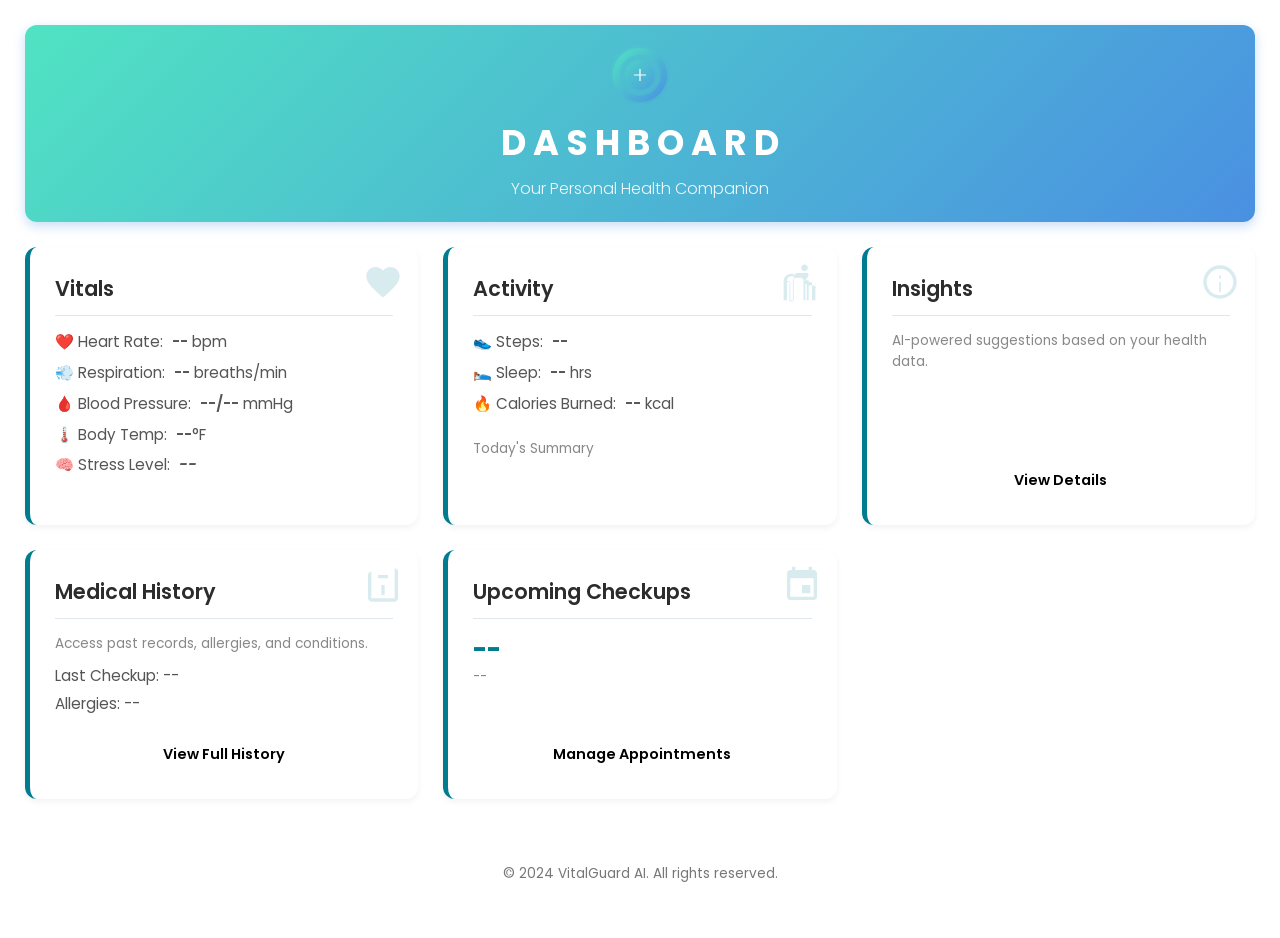
<file: dashboard.html>
<!DOCTYPE html>
<html lang="en">
<head>
    <meta charset="UTF-8">
    <meta name="viewport" content="width=device-width, initial-scale=1.0">
    <title>VitalGuard AI Health Dashboard</title>
    <link rel="preconnect" href="https://fonts.googleapis.com">
    <link rel="preconnect" href="https://fonts.gstatic.com" crossorigin>
    <link href="https://fonts.googleapis.com/css2?family=Poppins:wght@300;400;600;700&display=swap" rel="stylesheet">
    <style>
        :root {
            --primary: #007C91;
      --secondary: #38B6FF;
      --accent: #A3E635;
      --alert: #FF5C5C;
      --bg: #FAFAFA;
      --text: #2C2C2C;
      --card-bg: #ffffff;
    --text-light: #555;
    --text-accent: #4A90E2;
    --border-color: #e0e6ed;
    --shadow-light: rgba(0, 0, 0, 0.05);
    --shadow-medium: rgba(0, 0, 0, 0.1);
    --gradient-start: #50E3C2;
    --gradient-end: #4A90E2;

    /* New Widget Colors */
    --vitals-color: #007C91; /* Pink/Red */
    --activity-color: #007C91; /* Orange */
    --lifestyle-color: #007C91; /* Green */
    --insights-color: #007C91; /* Blue */
    --history-color:#007C91; /* Deep Purple */
    --checkups-color: ##007C91; /* Cyan */

}

body {
    font-family: 'Poppins', sans-serif;
    margin: 0;
    background-color: var(--bg-color);
    color: var(--text-dark);
    line-height: 1.6;
}

/* Loading Overlay Styles */
#loading-overlay {
    position: fixed;
    inset: 0;
    background-color: rgba(245, 247, 250, 0.85); /* Semi-transparent background */
    display: flex;
    flex-direction: column;
    justify-content: center;
    align-items: center;
    z-index: 1000;
    transition: opacity 0.3s ease-out;
}

#loading-overlay.hidden {
    opacity: 0;
    pointer-events: none; /* Allow clicks through when hidden */
}

.loader {
    border: 5px solid var(--border-color); /* Light grey border */
    border-top: 5px solid var(primary); /* Blue spinner part */
    border-radius: 50%;
    width: 50px;
    height: 50px;
    animation: spin 1s linear infinite;
    margin-bottom: 15px;
}

#loading-overlay p {
    font-weight: 600;
    color: var(--text);
}

@keyframes spin {
    0% { transform: rotate(0deg); }
    100% { transform: rotate(360deg); }
}

.dashboard-container {
    display: grid;
    grid-template-areas:
        "header header"
        "main   main"
        "footer footer";
    grid-template-rows: auto 1fr auto;
    min-height: 100vh;
    gap: 25px; /* Increased gap */
    padding: 25px; /* Increased padding */
    box-sizing: border-box;
}

.dashboard-header {
    grid-area: header;
    background: linear-gradient(135deg, var(--gradient-start), var(--gradient-end));
    padding: 20px 40px; /* Increased padding */
    border-radius: 12px; /* Smoother radius */
    box-shadow: 0 4px 12px rgba(74, 144, 226, 0.3); /* Softer shadow */
    text-align: center;
    display: flex;
    flex-direction: column;
    align-items: center;
    justify-content: center;
    color: white;
}

.logo-icon {
    width: 60px;
    height: 60px;
    margin-bottom: 10px;
}

.dashboard-header h1 {
    margin: 0 0 5px 0;
    font-weight: 700;
    font-size: 2.2em; /* Larger title */
}

.dashboard-header .subtitle {
    margin: 0;
    font-weight: 300;
    font-size: 1em;
    opacity: 0.9;
}

.dashboard-main {
    grid-area: main;
    display: grid;
    /* Adjust grid columns for 6 items */
    grid-template-columns: repeat(auto-fit, minmax(300px, 1fr)); /* Default: 3 columns on large screens */
    gap: 25px; /* Increased gap */
}

.widget {
    background-color: var(--widget-bg);
    padding: 25px; /* Increased padding */
    border-radius: 12px; /* Smoother radius */
    box-shadow: 0 3px 6px var(--shadow-light);
    transition: transform 0.3s ease, box-shadow 0.3s ease;
    border-left: 5px solid transparent; /* Add space for colored border */
    display: flex;
    flex-direction: column;
    position: relative; /* For icon positioning */
    overflow: hidden; /* Hide overflow */
}

.widget:hover {
    transform: translateY(-6px) scale(1.02); /* More pronounced hover */
    box-shadow: 0 6px 12px var(--shadow-medium);
}

/* Assigning border colors to new widgets */
.widget-vitals { border-left-color: var(--vitals-color); }
.widget-activity { border-left-color: var(--activity-color); }
.widget-lifestyle { border-left-color: var(--lifestyle-color); }
.widget-insights { border-left-color: var(--insights-color); }
.widget-history { border-left-color: var(--history-color); }
.widget-checkups { border-left-color: var(--checkups-color); }

.widget-icon {
    position: absolute;
    top: 15px;
    right: 15px;
    font-size: 1.8em; /* Larger icons */
    opacity: 0.15; /* Subtle icon */
    color: var(--text-accent); /* Use text accent color */
}
.widget-icon svg {
    width: 40px;
    height: 40px;
}

/* Specific Icon Colors - Match border */
.widget-vitals .widget-icon { color: var(--vitals-color); }
.widget-activity .widget-icon { color: var(--activity-color); }
.widget-lifestyle .widget-icon { color: var(--lifestyle-color); }
.widget-insights .widget-icon { color: var(--insights-color); }
.widget-history .widget-icon { color: var(--history-color); }
.widget-checkups .widget-icon { color: var(--checkups-color); }

.widget h2 {
    margin-top: 0;
    margin-bottom: 15px; /* More space */
    color: var(--text-dark); /* Use dark text color */
    border-bottom: 1px solid var(--border-color);
    padding-bottom: 10px;
    font-size: 1.3em; /* Slightly larger */
    font-weight: 600;
}

/* Styling for lists within widgets */
.widget h2{
    color: var(--text);
}
.widget-checkups{
    color: #007C91;
}
.widget-list {
    list-style: none;
    padding: 0;
    margin: 0 0 15px 0; /* Add some bottom margin */
    font-size: 0.95em;
    color: var(--text-light);
}
.widget-list li {
    margin-bottom: 8px; /* Space between list items */
    line-height: 1.5;
}
.widget-list li .data {
    font-weight: 600;
    color: var(--text-dark);
    margin-left: 5px;
}
.widget-list li .data-text {
    font-style: italic;
}

.widget-list.simple-list li {
    margin-bottom: 5px;
}

.widget p {
    font-size: 0.95em; /* Slightly larger */
    line-height: 1.5;
    color: var(--text-light); /* Use light text color */
    margin-bottom: 5px; /* Adjust spacing */
    margin-top: 0;
}

.widget .widget-data {
    font-size: 1.6em; /* Slightly adjusted data display */
    font-weight: 700;
    color: var(--text-dark); /* Darker color for data */
    margin-bottom: 2px; /* Reduced margin */
    line-height: 1.2;
}
.widget .widget-data .unit {
    font-size: 0.5em; /* Smaller unit text */
    font-weight: 400;
    color: var(--text-light);
    margin-left: 5px;
}
.widget .widget-subtext {
    font-size: 0.85em;
    color: #888; /* Grey subtext */
    margin-top: 0;
    margin-bottom: 10px; /* Ensure space below subtext */
}

/* Button and Link Styles */
.widget-button, .widget-link {
    display: inline-block;
    margin-top: auto; /* Push to bottom */
    padding: 8px 15px;
    border-radius: 6px;
    text-decoration: none;
    font-weight: 600;
    text-align: center;
    cursor: pointer;
    transition: background-color 0.2s ease, color 0.2s ease, box-shadow 0.2s ease;
}

.widget-button {
    background-color: var(--primary-color);
    color: white;
    border: none;
    font-size: 0.9em;
}
.widget-button:hover {
    background-color: darken(var(--primary-color), 10%);
    box-shadow: 0 2px 4px rgba(0,0,0,0.1);
}

.widget-link {
    color: var(--primary-color);
    font-size: 0.9em;
    background-color: transparent;
}
.widget-link:hover {
    text-decoration: underline;
    color: darken(var(--primary-color), 15%);
}

/* Specific widget adjustments */
.widget-lifestyle {
    background: linear-gradient(135deg, var(--lifestyle-color) 0%, lighten(var(--lifestyle-color), 15%) 100%);
    color: white;
}
.widget-lifestyle h2, .widget-lifestyle .widget-subtext, .widget-lifestyle .widget-icon {
    color: (--primary-color);
    opacity: 1;
}
.widget-lifestyle h2 {
    border-bottom-color: rgba(255, 255, 255, 0.3);
}
.widget-lifestyle {
    background-color: white;
    color: var(--lifestyle-color);
}

.widget-button{
    background-color: var(white);
    border-color: var(--primary);
    color: var(--text);
}
.widget-lifestyle .widget-button:hover {
    background-color: rgba(255, 255, 255, 0.9);
    box-shadow: 0 2px 4px rgba(0,0,0,0.2);
}

.dashboard-footer {
    grid-area: footer;
    text-align: center;
    padding: 15px; /* Increased padding */
    font-size: 0.85em;
    color: #777;
    margin-top: 10px; /* Add some space above footer */
}

/* Responsive adjustments */
@media (max-width: 1200px) {
    .dashboard-main {
        grid-template-columns: repeat(auto-fit, minmax(280px, 1fr)); /* Allow smaller items */
    }
}

@media (max-width: 992px) {
    .dashboard-main {
        grid-template-columns: repeat(2, 1fr); /* 2 columns on medium screens */
    }
}

@media (max-width: 768px) {
    .dashboard-main {
        grid-template-columns: 1fr; /* Stack widgets */
    }
    .dashboard-container {
        padding: 15px;
        gap: 15px;
    }
    .widget {
        padding: 20px;
    }
    .dashboard-header {
        padding: 15px 20px;
    }
    .dashboard-header h1 {
        font-size: 1.8em;
    }
    .widget .widget-data {
        font-size: 1.5em; /* Adjusted size for mobile */
    }
}

@media (max-width: 480px) {
    body {
        font-size: 15px; /* Slightly smaller base font on mobile */
    }
    .dashboard-header h1 {
        font-size: 1.6em;
    }
    .dashboard-header .subtitle {
        font-size: 0.9em;
    }
    .widget h2 {
        font-size: 1.1em;
    }
    .widget .widget-data {
        font-size: 1.4em; /* Further adjusted size */
    }
    .widget-list {
        font-size: 0.9em;
    }
}
    </style>
</head>
<body>
   
    <div class="dashboard-container">
        <header class="dashboard-header">
             <svg class="logo-icon" viewBox="0 0 100 100" xmlns="http://www.w3.org/2000/svg">
                <defs>
                    <linearGradient id="logoGradient" x1="0%" y1="0%" x2="100%" y2="100%">
                        <stop offset="0%" style="stop-color:#50E3C2;stop-opacity:1" />
                        <stop offset="100%" style="stop-color:#4A90E2;stop-opacity:1" />
                    </linearGradient>
                     <filter id="glow" x="-50%" y="-50%" width="200%" height="200%">
                        <feGaussianBlur stdDeviation="3.5" result="coloredBlur"/>
                        <feMerge>
                            <feMergeNode in="coloredBlur"/>
                            <feMergeNode in="SourceGraphic"/>
                        </feMerge>
                    </filter>
                </defs>
                 <path fill="url(#logoGradient)" filter="url(#glow)" d="M50,5 C74.85,5 95,25.15 95,50 C95,74.85 74.85,95 50,95 C25.15,95 5,74.85 5,50 C5,25.15 25.15,5 50,5 Z M50,15 C30.67,15 15,30.67 15,50 C15,69.33 30.67,85 50,85 C69.33,85 85,69.33 85,50 C85,30.67 69.33,15 50,15 Z M50,25 C63.81,25 75,36.19 75,50 C75,63.81 63.81,75 50,75 C36.19,75 25,63.81 25,50 C25,36.19 36.19,25 50,25 Z M50,40 L50,60 M40,50 L60,50"/>
                 <path stroke="#FFFFFF" stroke-width="2" fill="none" d="M50,40 L50,60 M40,50 L60,50"/>
            </svg>
            <h1>D A S H B O A R D</h1>
            <p class="subtitle">Your Personal Health Companion</p>
        </header>
        <main class="dashboard-main">
            <!-- Widget 1: Vitals -->
    
            <div class="widget widget-vitals">
                <div class="widget-icon">
                     <svg xmlns="http://www.w3.org/2000/svg" viewBox="0 0 24 24" fill="currentColor"><path d="M12 21.35l-1.45-1.32C5.4 15.36 2 12.28 2 8.5 2 5.42 4.42 3 7.5 3c1.74 0 3.41.81 4.5 2.09C13.09 3.81 14.76 3 16.5 3 19.58 3 22 5.42 22 8.5c0 3.78-3.4 6.86-8.55 11.54L12 21.35z"/></svg>
                </div>
                <h2>Vitals</h2>
                <ul class="widget-list">
                    <li>❤️ Heart Rate: <span class="data" id="heart-rate">--</span> bpm</li>
                    <li>💨 Respiration: <span class="data" id="respiration">--</span> breaths/min</li>
                    <li>🩸 Blood Pressure: <span class="data" id="blood-pressure">--/--</span> mmHg</li>
                    <li>🌡️ Body Temp: <span class="data" id="body-temp">--</span>°F</li>
                    <li>🧠 Stress Level: <span class="data data-text" id="stress-level">--</span></li>
                </ul>
            </div>
            
            <!-- Widget 2: Activity -->
            
            <div class="widget widget-activity">
                 <div class="widget-icon">
                    <svg xmlns="http://www.w3.org/2000/svg" viewBox="0 0 24 24" fill="currentColor"><path d="M13.5 5.5c1.1 0 2-.9 2-2s-.9-2-2-2-2 .9-2 2 .9 2 2 2zm6.5 7V23h-2V12.5c0-.28-.22-.5-.5-.5h-1c-.28 0-.5.22-.5.5V23h-2V11.5c0-.28-.22-.5-.5-.5H16v12h-2V10.65c.8-.53 1.45-1.37 1.78-2.37l.13-.39c.1-.31.04-.66-.17-.91s-.52-.4-.84-.4H9.5c-1.38 0-2.5 1.12-2.5 2.5V23H5V12.5c0-.28-.22-.5-.5-.5h-1c-.28 0-.5.22-.5.5V23H1V11.5C1 9.01 2.99 7 5.5 7H7v1.5H5.5C4.12 8.5 3 9.62 3 11v.5h1.5v12h2V11c0-.83.67-1.5 1.5-1.5h3.15c.35 0 .68.11.96.32.48.35.79.91.79 1.49V23h2v-9.5c0-.28-.22-.5-.5-.5h-1c-.28 0-.5.22-.5.5V23h2v-6.5c0-1.38 1.12-2.5 2.5-2.5h.5c1.38 0 2.5 1.12 2.5 2.5z"/></svg>
                 </div>
                <h2>Activity</h2>
                 <ul class="widget-list">
                    <li>👟 Steps: <span class="data" id="steps">--</span></li>
                    <li>🛌 Sleep: <span class="data" id="sleep">--</span> hrs</li>
                    <li>🔥 Calories Burned: <span class="data" id="calories">--</span> kcal</li>
                </ul>
                 <p class="widget-subtext">Today's Summary</p>
            </div>
            
             <!-- Widget 3: Lifestyle Plan -->
            
           
             <!-- Widget 4: Insights -->
            
            <div class="widget widget-insights">
                 <div class="widget-icon">
                    <svg xmlns="http://www.w3.org/2000/svg" viewBox="0 0 24 24" fill="currentColor"><path d="M12 2C6.48 2 2 6.48 2 12s4.48 10 10 10 10-4.48 10-10S17.52 2 12 2zm0 18c-4.41 0-8-3.59-8-8s3.59-8 8-8 8 3.59 8 8-3.59 8-8 8zm-.5-12h1v2h-1v-2zm0 4h1v6h-1v-6z"/></svg>
                 </div>
                <h2>Insights</h2>
                <p class="widget-subtext" id="insight-text">AI-powered suggestions based on your health data.</p>
                <a href="#" class="widget-link">View Details</a>
            </div>
             
            <!-- Widget 5: Medical History -->
         
            <div class="widget widget-history">
                 <div class="widget-icon">
                    <svg xmlns="http://www.w3.org/2000/svg" viewBox="0 0 24 24" fill="currentColor"><path d="M13 14h-2v-2h2v2zm2-8H9v2h6V6zm4-2H5c-1.1 0-2 .9-2 2v14c0 1.1.9 2 2 2h14c1.1 0 2-.9 2-2V4c0-1.1-.9-2-2-2zm0 16H5V4h14v14zM11 18h2v-4h-2v4z"/></svg>
                 </div>
                <h2>Medical History</h2>
                <p class="widget-subtext">Access past records, allergies, and conditions.</p>
                 <ul class="widget-list simple-list">
                     <li>Last Checkup: <span id="last-checkup">--</span></li>
                     <li>Allergies: <span id="allergies">--</span></li>
                 </ul>
                 <a href="#" class="widget-link">View Full History</a>
            </div>
            
            <!-- Widget 6: Upcoming Checkups -->
            
            <div class="widget widget-checkups">
                 <div class="widget-icon">
                    <svg xmlns="http://www.w3.org/2000/svg" viewBox="0 0 24 24" fill="currentColor"><path d="M17 12h-5v5h5v-5zM16 1v2H8V1H6v2H5c-1.11 0-1.99.9-1.99 2L3 19c0 1.1.89 2 2 2h14c1.1 0 2-.9 2-2V5c0-1.1-.9-2-2-2h-1V1h-2zm3 18H5V8h14v11z"/></svg>
                 </div>
                <h2>Upcoming Checkups</h2>
                <p class="widget-data" id="upcoming-doctor">--</p>
                <p class="widget-subtext" id="upcoming-date">--</p>
                <a href="#" class="widget-link " style="color: black;">Manage Appointments</a>
            </div>
        </main>
        <footer class="dashboard-footer">
            <p>&copy; 2024 VitalGuard AI. All rights reserved.</p>
        </footer>
    </div>
    <script src="script.js"></script>
</body>
</html>
</file>
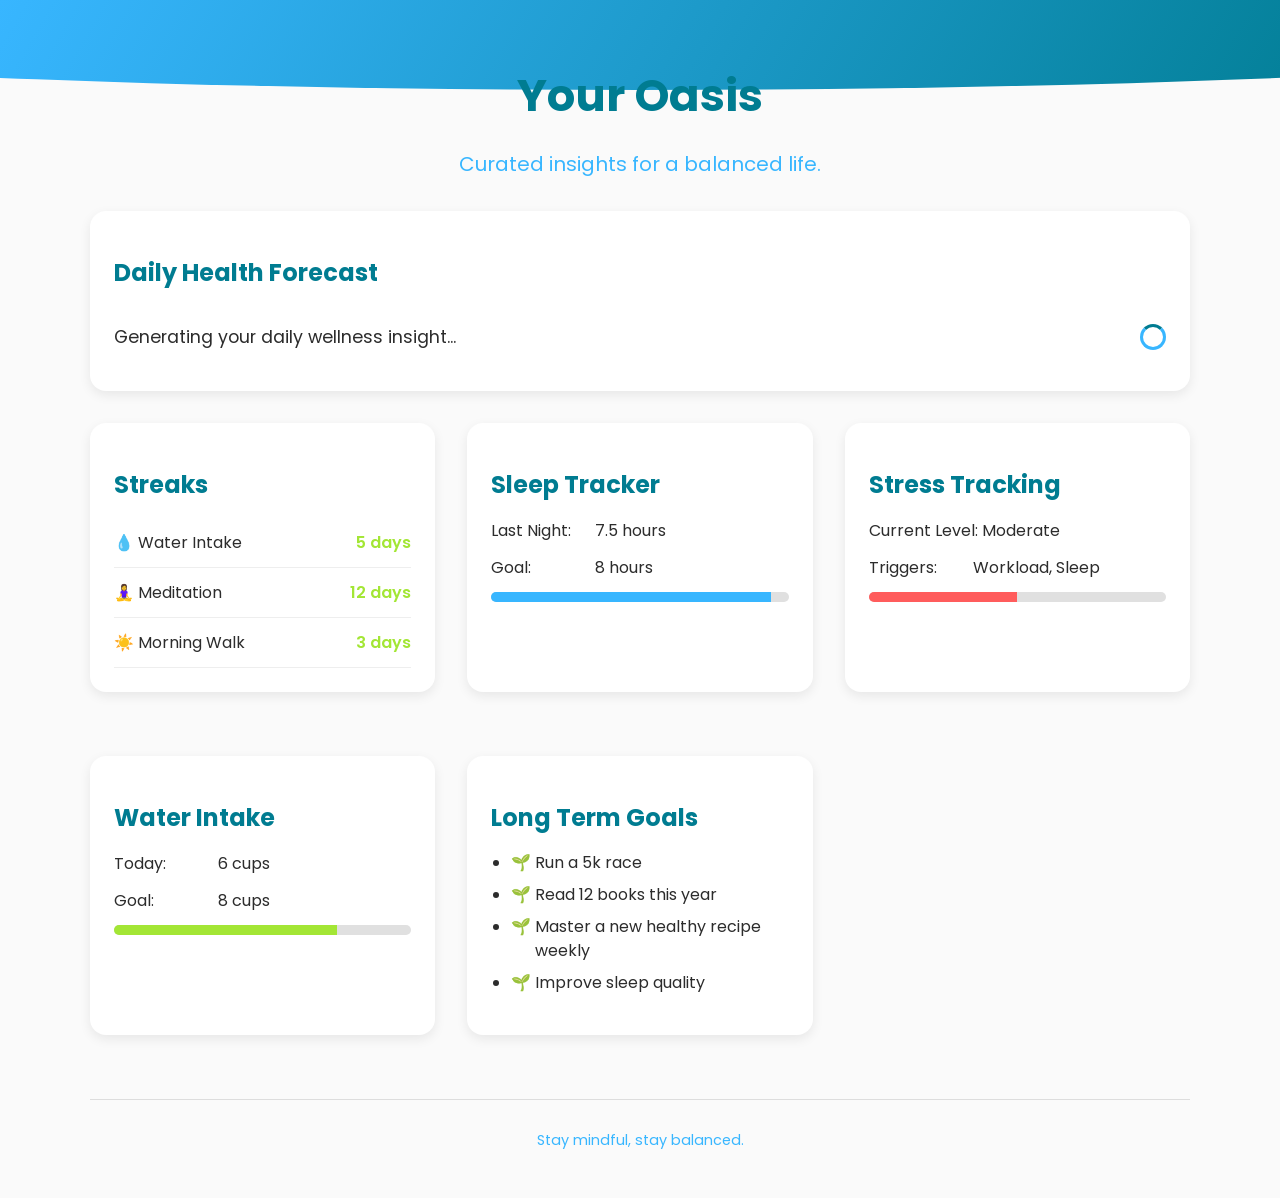
<file: insights.html>
<!DOCTYPE html>
<html lang="en">
<head>
  <meta charset="UTF-8" />
  <meta name="viewport" content="width=device-width, initial-scale=1.0"/>
  <title>Aesthetic Lifestyle AI</title>
  <link rel="preconnect" href="https://fonts.googleapis.com"/>
  <link rel="preconnect" href="https://fonts.gstatic.com" crossorigin/>
  <link href="https://fonts.googleapis.com/css2?family=Poppins:wght@300;400;600&display=swap" rel="stylesheet"/>
  <style>
    :root {
      --primary: #007C91;
      --secondary: #38B6FF;
      --accent: #A3E635;
      --alert: #FF5C5C;
      --bg: #FAFAFA;
      --text: #2C2C2C;
      --card-bg: #ffffff;
    }

    body {
      margin: 0;
      font-family: 'Poppins', sans-serif;
      background-color: var(--bg);
      color: var(--text);
      animation: fadeIn 1.2s ease-in;
    }

    @keyframes fadeIn {
      from { opacity: 0; transform: translateY(20px); }
      to { opacity: 1; transform: translateY(0); }
    }

    .container {
      max-width: 1100px;
      margin: 0 auto;
      padding: 2rem;
    }

    header {
      text-align: center;
      margin-bottom: 2rem;
      animation: slideIn 1s ease;
    }

    @keyframes slideIn {
      from { opacity: 0; transform: translateY(-30px); }
      to { opacity: 1; transform: translateY(0); }
    }

    header h1 {
      color: var(--primary);
      font-size: 2.8rem;
      margin-bottom: 0.5rem;
    }

    header p {
      font-size: 1.25rem;
      color: var(--secondary);
    }

    .card {
      background-color: var(--card-bg);
      border-radius: 1rem;
      box-shadow: 0 4px 12px rgba(0, 0, 0, 0.08);
      padding: 1.5rem;
      margin-bottom: 2rem;
      transition: transform 0.3s ease, box-shadow 0.3s ease;
      animation: fadeUp 0.8s ease-in-out;
    }

    @keyframes fadeUp {
      from { opacity: 0; transform: translateY(30px); }
      to { opacity: 1; transform: translateY(0); }
    }

    .card:hover {
      transform: translateY(-5px);
      box-shadow: 0 6px 16px rgba(0, 0, 0, 0.1);
    }

    h2 {
      color: var(--primary);
      margin-bottom: 1rem;
    }

    .forecast-content {
      display: flex;
      justify-content: space-between;
      align-items: center;
      flex-wrap: wrap;
    }

    #forecast-text {
      font-size: 1.1rem;
      animation: pulse 2s infinite;
    }

    @keyframes pulse {
      0% { opacity: 0.8; }
      50% { opacity: 1; }
      100% { opacity: 0.8; }
    }

    .spinner {
      width: 20px;
      height: 20px;
      border: 3px solid var(--secondary);
      border-top: 3px solid var(--primary);
      border-radius: 50%;
      animation: spin 1s linear infinite;
      margin-left: 1rem;
    }

    @keyframes spin {
      to {
        transform: rotate(360deg);
      }
    }

    .grid-container {
      display: grid;
      grid-template-columns: repeat(auto-fit, minmax(280px, 1fr));
      gap: 2rem;
    }

    .streak-item {
      display: flex;
      justify-content: space-between;
      padding: 0.75rem 0;
      border-bottom: 1px solid #eee;
      transition: color 0.3s;
    }

    .streak-item:hover {
      color: var(--primary);
    }

    .streak-count {
      font-weight: 600;
      color: var(--accent);
    }

    #goals ul {
      padding-left: 1.25rem;
    }

    #goals li {
      margin-bottom: 0.5rem;
      line-height: 1.5;
      position: relative;
      padding-left: 1.5rem;
    }

    #goals li::before {
      content: "🌱";
      position: absolute;
      left: 0;
      animation: bounce 2s infinite;
    }

    @keyframes bounce {
      0%, 100% { transform: translateY(0); }
      50% { transform: translateY(-3px); }
    }

    footer {
      text-align: center;
      margin-top: 2rem;
      padding-top: 1rem;
      border-top: 1px solid #ddd;
      color: var(--secondary);
      font-size: 0.9rem;
      animation: fadeIn 2s ease;
    }

    .tracker-item {
      margin-bottom: 0.75rem;
    }

    .tracker-item span {
      display: inline-block;
      min-width: 100px;
    }

    .progress-bar {
      height: 10px;
      background-color: #e0e0e0;
      border-radius: 5px;
      overflow: hidden;
    }

    .progress-fill {
      height: 100%;
      background-color: var(--secondary);
      width: 70%;
      transition: width 1s ease-in-out;
    }

    /* Fancy gradient wave animation at the top */
    body::before {
      content: '';
      position: absolute;
      top: 0;
      left: 0;
      height: 300px;
      width: 100%;
      background: linear-gradient(120deg, var(--secondary), var(--primary));
      clip-path: ellipse(100% 30% at 50% 0%);
      z-index: -1;
    }
  </style>
</head>
<body>
  <div class="container">
    <header>
      <h1>Your Oasis</h1>
      <p>Curated insights for a balanced life.</p>
    </header>

    <section id="forecast" class="card">
      <h2>Daily Health Forecast</h2>
      <div class="forecast-content">
        <p id="forecast-text">Generating your daily wellness insight...</p>
        <div class="spinner"></div>
      </div>
    </section>

    <main class="grid-container">
      <section id="streaks" class="card">
        <h2>Streaks</h2>
        <div class="streak-item">
          <span>💧 Water Intake</span>
          <span class="streak-count">5 days</span>
        </div>
        <div class="streak-item">
          <span>🧘‍♀️ Meditation</span>
          <span class="streak-count">12 days</span>
        </div>
        <div class="streak-item">
          <span>☀️ Morning Walk</span>
          <span class="streak-count">3 days</span>
        </div>
      </section>

      <section id="sleep-tracker" class="card">
        <h2>Sleep Tracker</h2>
        <div class="tracker-item">
          <span>Last Night:</span> 7.5 hours
        </div>
        <div class="tracker-item">
          <span>Goal:</span> 8 hours
        </div>
        <div class="progress-bar">
          <div class="progress-fill" style="width: 94%; background-color: var(--secondary);"></div>
        </div>
      </section>

      <section id="stress-tracking" class="card">
        <h2>Stress Tracking</h2>
        <div class="tracker-item">
          <span>Current Level:</span> Moderate
        </div>
        <div class="tracker-item">
          <span>Triggers:</span> Workload, Sleep
        </div>
        <div class="progress-bar">
          <div class="progress-fill" style="width: 50%; background-color: var(--alert);"></div>
        </div>
      </section>

      <section id="water-intake" class="card">
        <h2>Water Intake</h2>
        <div class="tracker-item">
          <span>Today:</span> 6 cups
        </div>
        <div class="tracker-item">
          <span>Goal:</span> 8 cups
        </div>
        <div class="progress-bar">
          <div class="progress-fill" style="width: 75%; background-color: var(--accent);"></div>
        </div>
      </section>

      <section id="goals" class="card">
        <h2>Long Term Goals</h2>
        <ul>
          <li>Run a 5k race</li>
          <li>Read 12 books this year</li>
          <li>Master a new healthy recipe weekly</li>
          <li>Improve sleep quality</li>
        </ul>
      </section>
    </main>

    <footer>
      <p>Stay mindful, stay balanced.</p>
    </footer>
  </div>

  <script type="module" src="script.js"></script>
</body>
</html>
</file>
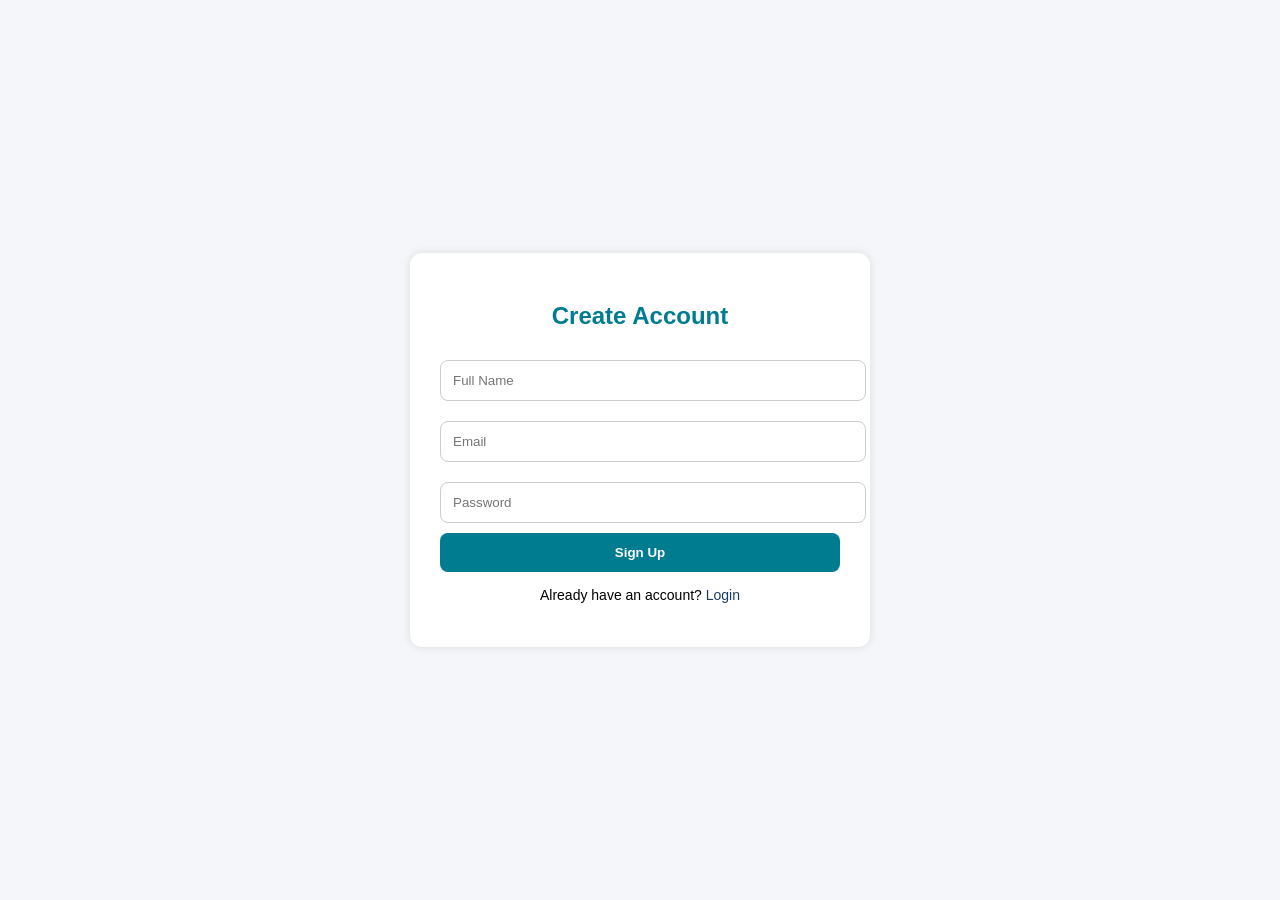
<file: signup.html>
<!DOCTYPE html>
<html lang="en">
<head>
  <meta charset="UTF-8" />
  <meta name="viewport" content="width=device-width, initial-scale=1.0" />
  <title>Sign Up - VitalGuard</title>

  <!-- Inline CSS -->
  <style>
     :root {
            --primary: #007C91;
      --secondary: #38B6FF;
      --accent: #A3E635;
      --alert: #FF5C5C;
      --bg: #FAFAFA;
      --text: #2C2C2C;
      --card-bg: #ffffff;
     }
    body {
      font-family: 'Segoe UI', sans-serif;
      background-color: #f4f6f9;
      display: flex;
      justify-content: center;
      align-items: center;
      height: 100vh;
      margin: 0;
    }

    .auth-container {
      background-color: #fff;
      padding: 30px;
      border-radius: 12px;
      box-shadow: 0 0 10px rgba(0, 0, 0, 0.1);
      width: 90%;
      max-width: 400px;
      text-align: center;
    }

    .auth-container h2 {
      justify-content: center;
      margin-bottom: 20px;
      color: var(--primary);
    }

    form input {
      width: 100%;
      padding: 12px;
      margin: 10px 0;
      border: 1px solid #ccc;
      border-radius: 8px;
    }

    form button {
      width: 100%;
      padding: 12px;
      background-color: var(--primary);
      color: #fff;
      border: none;
      border-radius: 8px;
      cursor: pointer;
      font-weight: bold;
    }

    form button:hover {
      background-color: var(--primary);
    }

    form p {
      margin-top: 15px;
      font-size: 14px;
    }

    form a {
      color: #1b3c63;
      text-decoration: none;
    }
  </style>

  <script>
  document.addEventListener('DOMContentLoaded', function () {
    document.querySelector('form').addEventListener('submit', function (e) {
      e.preventDefault(); // Prevent form from submitting the default way

      const fullName = document.querySelector('input[type="text"]').value;
      const email = document.querySelector('input[type="email"]').value;

      // Save values in localStorage
      localStorage.setItem("userEmail", email);
      localStorage.setItem("userFullName", fullName);

      // Redirect to personalize page
      window.location.href = "personalize.html";
    });
  });


  </script>
</head>
<body>
  <div class="auth-container">
    <h2>Create Account</h2>
    <form>
      <input type="text" placeholder="Full Name" required />
      <input type="email" placeholder="Email" required />
      <input type="password" placeholder="Password" required />
      <button type="submit">Sign Up</button>
      <p>Already have an account? <a href="login.html">Login</a></p>
    </form>
  </div>
</body>
</html>
</file>
